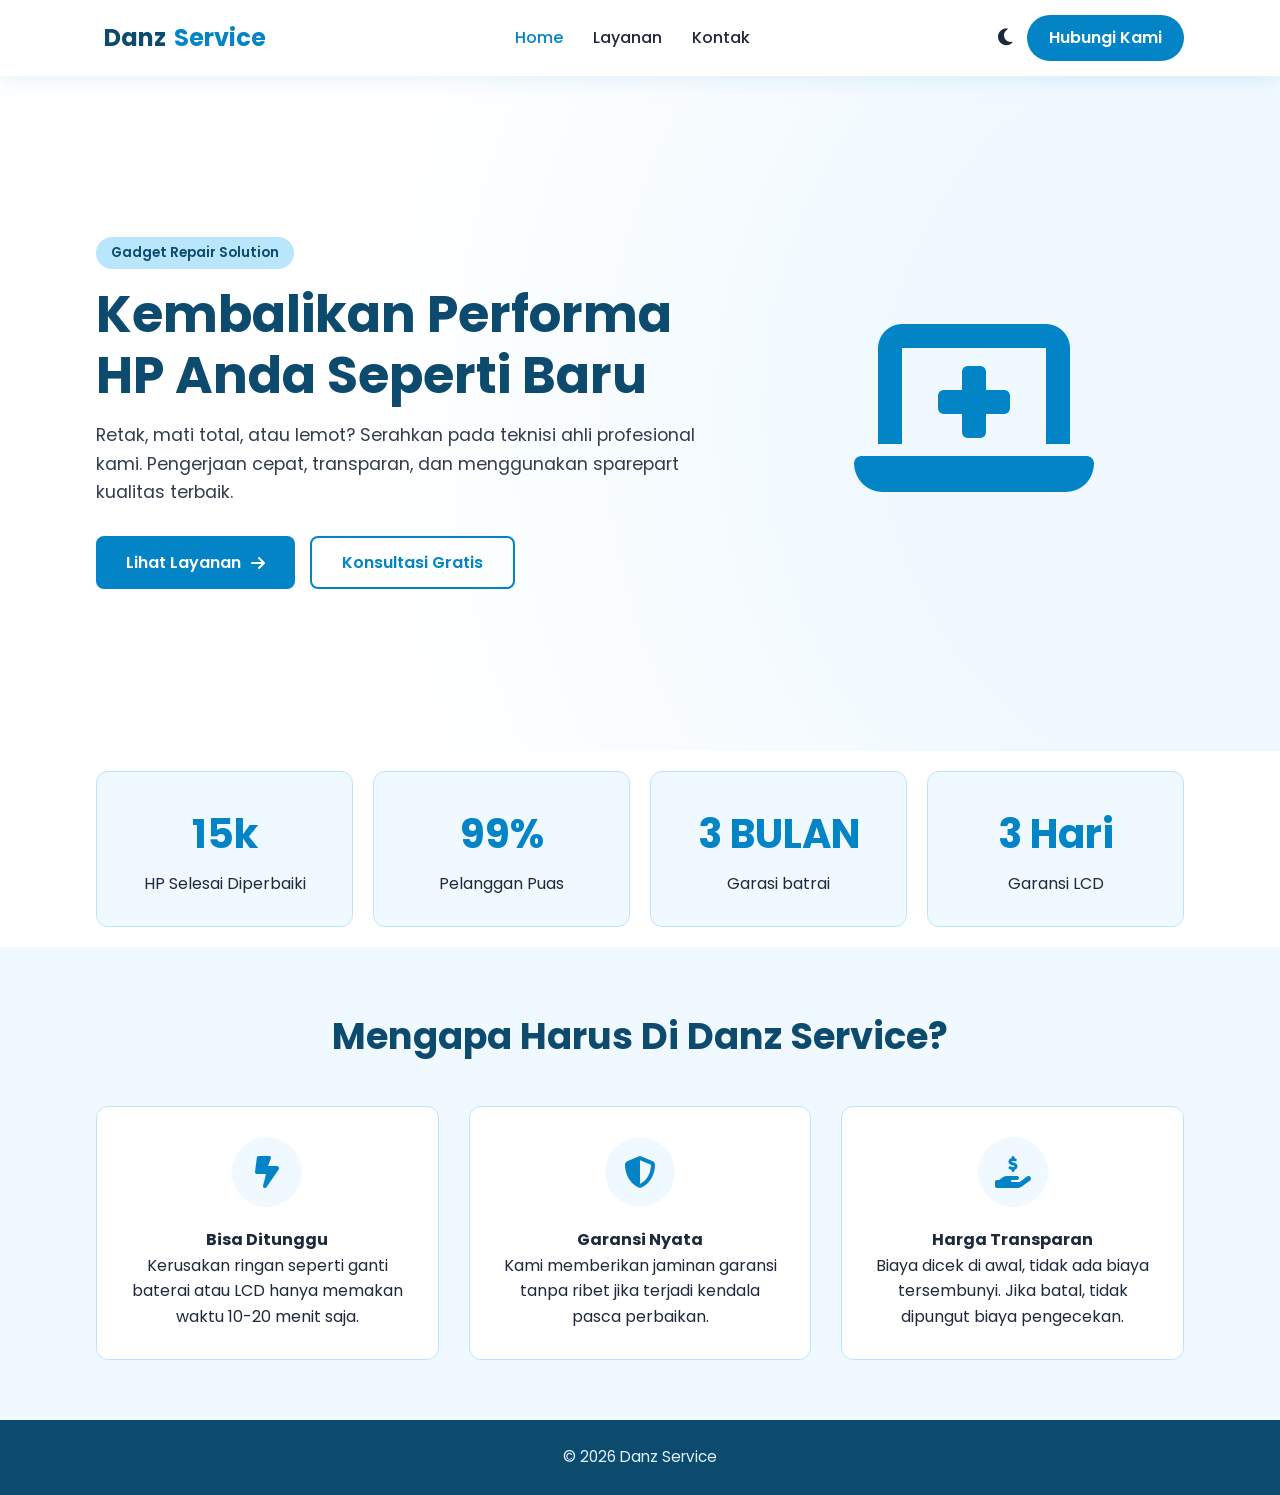
<file: index.html>
<!DOCTYPE html>
<html lang="id">
<head>
    <meta charset="UTF-8">
    <meta name="viewport" content="width=device-width, initial-scale=1.0">
    <title>Danz Service Phone</title>
    <link rel="stylesheet" href="style.css">
    <link rel="stylesheet" href="https://cdnjs.cloudflare.com/ajax/libs/font-awesome/6.4.0/css/all.min.css">
</head>
<body>

    <header>
        <div class="navbar container">
            <div class="logo">
                <h2><i class="fa-solid fa-waves-sine"></i> Danz<span>Service</span></h2>
            </div>
            <nav>
                <ul class="nav-links">
                    <li><a href="index.html" class="active">Home</a></li>
                    <li><a href="layanan.html">Layanan</a></li>
                    <li><a href="kontak.html">Kontak</a></li>
                </ul>
            </nav>
            <div class="nav-extra">
                <button id="dark-mode-toggle"><i class="fa-solid fa-moon"></i></button>
                <a href="kontak.html" class="btn-nav-kontak">Hubungi Kami</a>
            </div>
        </div>
    </header>

    <section class="hero">
        <div class="container hero-wrapper">
            <div class="hero-text">
                <span class="badge">Gadget Repair Solution</span>
                <h1>Kembalikan Performa HP Anda Seperti Baru</h1>
                <p>Retak, mati total, atau lemot? Serahkan pada teknisi ahli profesional kami. Pengerjaan cepat, transparan, dan menggunakan sparepart kualitas terbaik.</p>
                <div class="hero-buttons">
                    <a href="layanan.html" class="btn-primary">Lihat Layanan <i class="fa-solid fa-arrow-right"></i></a>
                    <a href="kontak.html" class="btn-secondary">Konsultasi Gratis</a>
                </div>
            </div>
            <div class="hero-image">
                <i class="fa-solid fa-laptop-medical"></i>
            </div>
        </div>
    </section>

    <section class="stats container">
        <div class="stats-grid">
            <div class="stat-card">
                <h3>15k</h3>
                <p>HP Selesai Diperbaiki</p>
            </div>
            <div class="stat-card">
                <h3>99%</h3>
                <p>Pelanggan Puas</p>
            </div>
            <div class="stat-card">
                <h3>3 BULAN</h3>
                <p>Garasi batrai</p>
            </div>
            <div class="stat-card">
                <h3>3 Hari</h3>
                <p>Garansi LCD</p>
            </div>
        </div>
    </section>

    <section class="features">
        <div class="container">
            <h2 class="section-title">Mengapa Harus Di Danz Service?</h2>
            <div class="features-grid">
                <div class="feature-item">
                    <div class="icon-box"><i class="fa-solid fa-bolt-lightning"></i></div>
                    <h4>Bisa Ditunggu</h4>
                    <p>Kerusakan ringan seperti ganti baterai atau LCD hanya memakan waktu 10-20 menit saja.</p>
                </div>
                <div class="feature-item">
                    <div class="icon-box"><i class="fa-solid fa-shield-halved"></i></div>
                    <h4>Garansi Nyata</h4>
                    <p>Kami memberikan jaminan garansi tanpa ribet jika terjadi kendala pasca perbaikan.</p>
                </div>
                <div class="feature-item">
                    <div class="icon-box"><i class="fa-solid fa-hand-holding-dollar"></i></div>
                    <h4>Harga Transparan</h4>
                    <p>Biaya dicek di awal, tidak ada biaya tersembunyi. Jika batal, tidak dipungut biaya pengecekan.</p>
                </div>
            </div>
        </div>
    </section>

    <footer>
        <p>&copy; 2026 Danz Service</p>
    </footer>

    <script src="script.js"></script>
</body>
</html>
</file>
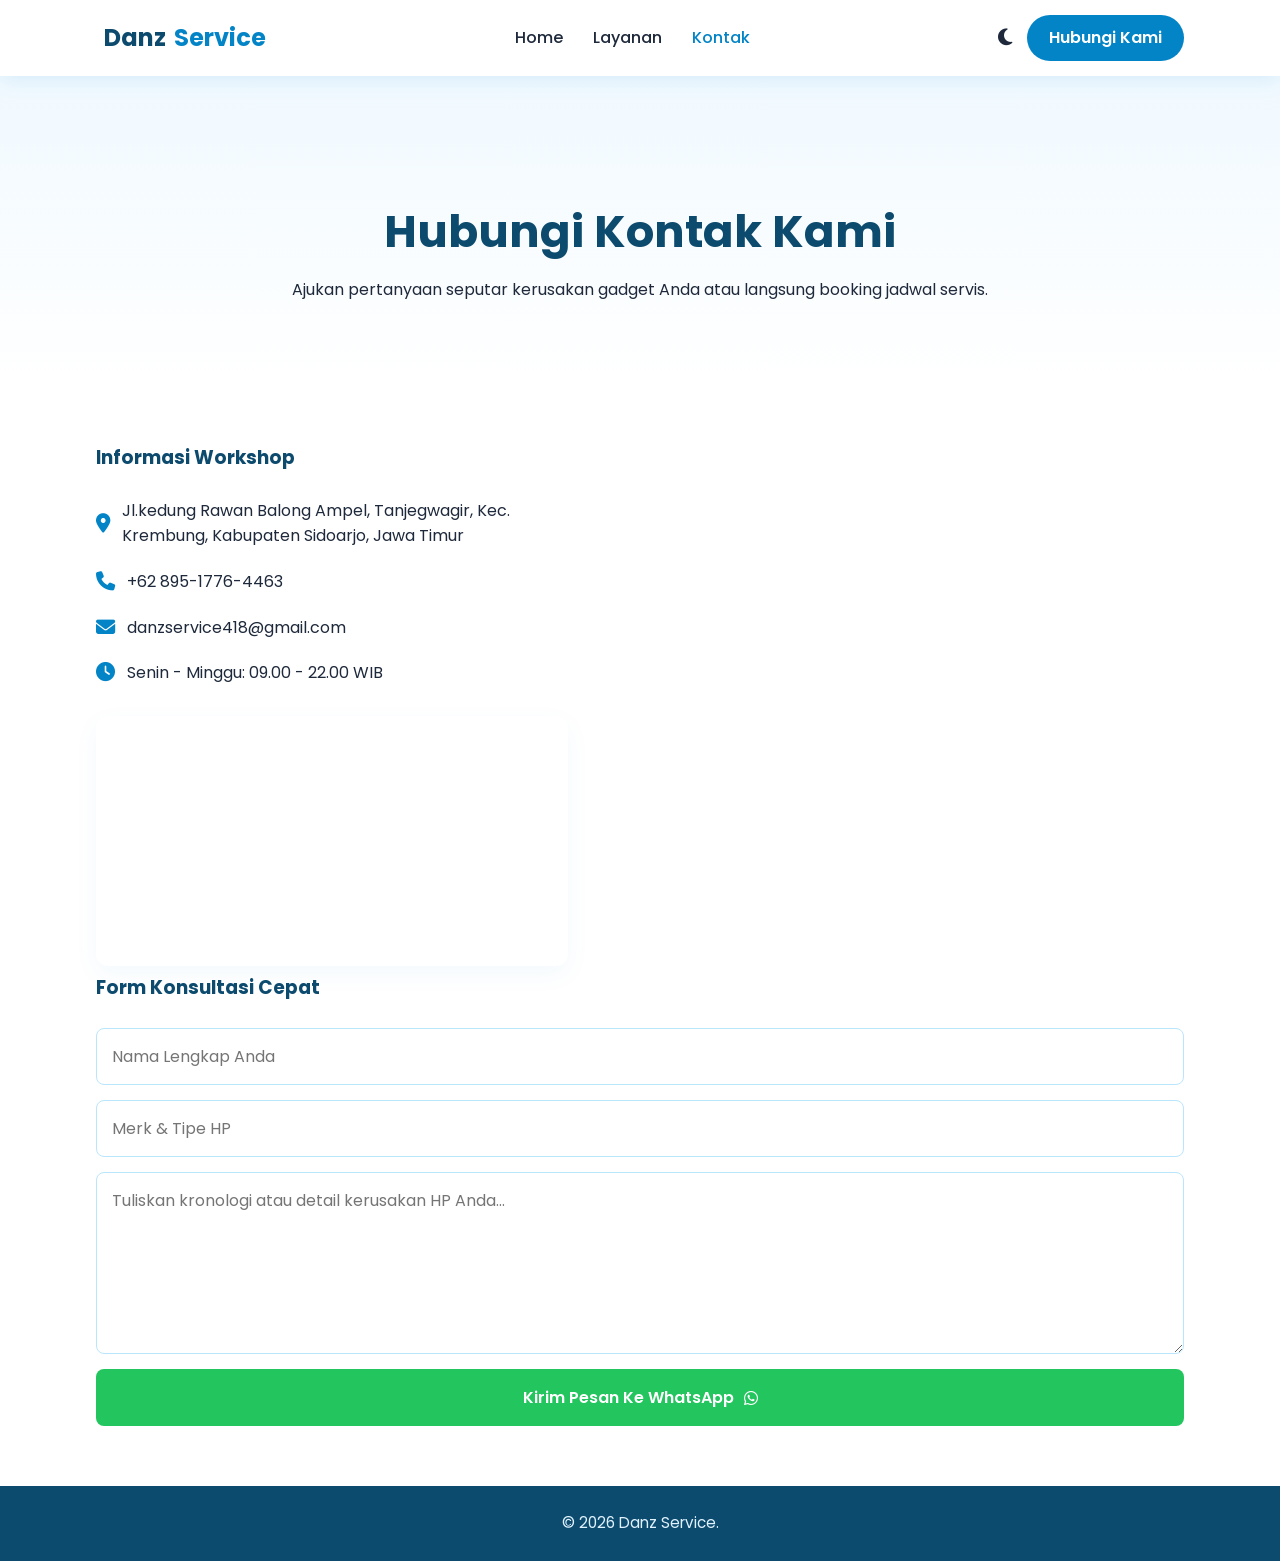
<file: kontak.html>
<!DOCTYPE html>
<html lang="id">
<head>
    <meta charset="UTF-8">
    <meta name="viewport" content="width=device-width, initial-scale=1.0">
    <title>Kontak Kami - Danz Service</title>
    <link rel="stylesheet" href="style.css">
    <link rel="stylesheet" href="https://cdnjs.cloudflare.com/ajax/libs/font-awesome/6.4.0/css/all.min.css">
</head>
<body>

    <header>
        <div class="navbar container">
            <div class="logo">
                <h2><i class="fa-solid fa-waves-sine"></i> Danz<span>Service</span></h2>
            </div>
            <nav>
                <ul class="nav-links">
                    <li><a href="index.html">Home</a></li>
                    <li><a href="layanan.html">Layanan</a></li>
                    <li><a href="kontak.html" class="active">Kontak</a></li>
                </ul>
            </nav>
            <div class="nav-extra">
                <button id="dark-mode-toggle"><i class="fa-solid fa-moon"></i></button>
                <a href="kontak.html" class="btn-nav-kontak">Hubungi Kami</a>
            </div>
        </div>
    </header>

    <section class="page-header">
        <div class="container">
            <h1>Hubungi Kontak Kami</h1>
            <p>Ajukan pertanyaan seputar kerusakan gadget Anda atau langsung booking jadwal servis.</p>
        </div>
    </section>

    <section class="contact container">
        <div class="contact-wrapper">
            <div class="contact-info">
                <h3>Informasi Workshop</h3>
                <p><i class="fa-solid fa-location-dot"></i> Jl.kedung Rawan Balong Ampel, Tanjegwagir, Kec. Krembung, Kabupaten Sidoarjo, Jawa Timur</p>
                <p><i class="fa-solid fa-phone"></i> +62 895-1776-4463</p>
                <p><i class="fa-solid fa-envelope"></i> danzservice418@gmail.com</p>
                <p><i class="fa-solid fa-clock"></i> Senin - Minggu: 09.00 - 22.00 WIB</p>
                <div class="maps-container">
<div class="maps-container">
    <iframe 
        src="https://www.google.com/maps?q=Danz%20service&output=embed"
        width="100%" 
        height="250" 
        style="border:0;" 
        allowfullscreen="" 
        loading="lazy" 
        referrerpolicy="no-referrer-when-downgrade">
    </iframe>
</div>
</div>
</div>
                </div>
            </div>
            <div class="contact-form">
                <h3>Form Konsultasi Cepat</h3>
                <form id="booking-form">
                    <input type="text" id="nama" placeholder="Nama Lengkap Anda" required>
                    <input type="text" id="tipe-hp" placeholder="Merk & Tipe HP " required>
                    <textarea id="keluhan" placeholder="Tuliskan kronologi atau detail kerusakan HP Anda..." rows="6" required></textarea>
                    <button type="submit" class="btn-submit">Kirim Pesan Ke WhatsApp <i class="fa-brands fa-whatsapp"></i></button>
                </form>
            </div>
        </div>
    </section>

    <footer>
        <p>&copy; 2026 Danz Service.</p>
    </footer>

    <script src="script.js"></script>
</body>
</html>
</file>
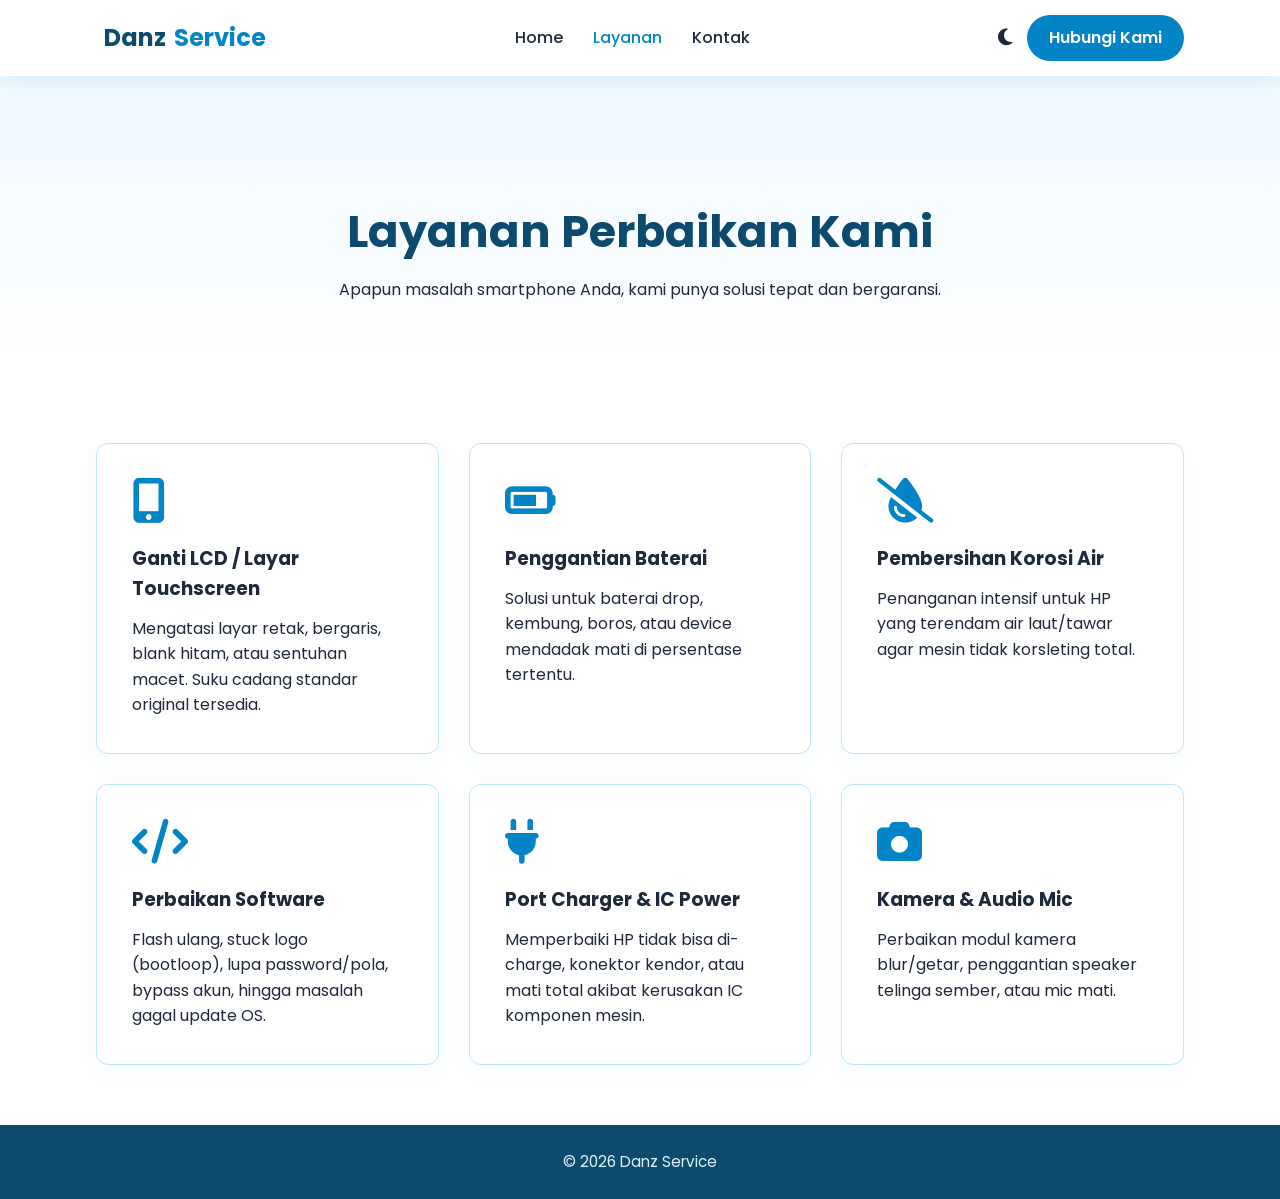
<file: layanan.html>
<!DOCTYPE html>
<html lang="id">
<head>
    <meta charset="UTF-8">
    <meta name="viewport" content="width=device-width, initial-scale=1.0">
    <title>Layanan - Danz Service</title>
    <link rel="stylesheet" href="style.css">
    <link rel="stylesheet" href="https://cdnjs.cloudflare.com/ajax/libs/font-awesome/6.4.0/css/all.min.css">
</head>
<body>

    <header>
        <div class="navbar container">
            <div class="logo">
                <h2><i class="fa-solid fa-waves-sine"></i> Danz<span>Service</span></h2>
            </div>
            <nav>
                <ul class="nav-links">
                    <li><a href="index.html">Home</a></li>
                    <li><a href="layanan.html" class="active">Layanan</a></li>
                    <li><a href="kontak.html">Kontak</a></li>
                </ul>
            </nav>
            <div class="nav-extra">
                <button id="dark-mode-toggle"><i class="fa-solid fa-moon"></i></button>
                <a href="kontak.html" class="btn-nav-kontak">Hubungi Kami</a>
            </div>
        </div>
    </header>

    <section class="page-header">
        <div class="container">
            <h1>Layanan Perbaikan Kami</h1>
            <p>Apapun masalah smartphone Anda, kami punya solusi tepat dan bergaransi.</p>
        </div>
    </section>

    <section class="services container">
        <div class="services-grid">
            <div class="service-card">
                <i class="fa-solid fa-mobile-screen-button"></i>
                <h3>Ganti LCD / Layar Touchscreen</h3>
                <p>Mengatasi layar retak, bergaris, blank hitam, atau sentuhan macet. Suku cadang standar original tersedia.</p>
            </div>
            <div class="service-card">
                <i class="fa-solid fa-battery-three-quarters"></i>
                <h3>Penggantian Baterai</h3>
                <p>Solusi untuk baterai drop, kembung, boros, atau device mendadak mati di persentase tertentu.</p>
            </div>
            <div class="service-card">
                <i class="fa-solid fa-droplet-slash"></i>
                <h3>Pembersihan Korosi Air</h3>
                <p>Penanganan intensif untuk HP yang terendam air laut/tawar agar mesin tidak korsleting total.</p>
            </div>
            <div class="service-card">
                <i class="fa-solid fa-code"></i>
                <h3>Perbaikan Software</h3>
                <p>Flash ulang, stuck logo (bootloop), lupa password/pola, bypass akun, hingga masalah gagal update OS.</p>
            </div>
            <div class="service-card">
                <i class="fa-solid fa-plug"></i>
                <h3>Port Charger & IC Power</h3>
                <p>Memperbaiki HP tidak bisa di-charge, konektor kendor, atau mati total akibat kerusakan IC komponen mesin.</p>
            </div>
            <div class="service-card">
                <i class="fa-solid fa-camera"></i>
                <h3>Kamera & Audio Mic</h3>
                <p>Perbaikan modul kamera blur/getar, penggantian speaker telinga sember, atau mic mati.</p>
            </div>
        </div>
    </section>

    <footer>
        <p>&copy; 2026 Danz Service</p>
    </footer>

    <script src="script.js"></script>
</body>
</html>
</file>
<file: style.css>
@import url('https://fonts.googleapis.com/css2?family=Poppins:wght@300;400;500;600;700&display=swap');

:root {
    --primary-color: #0284c7; /* Biru Laut Cerah */
    --secondary-color: #0c4a6e; /* Biru Samudra Gelap */
    --accent-color: #0ea5e9;
    --text-color: #1e293b;
    --bg-color: #ffffff;
    --bg-light: #f0f9ff; /* Biru laut sangat muda */
    --card-bg: #ffffff;
    --border-color: #bae6fd;
}

[data-theme="dark"] {
    --text-color: #f8fafc;
    --bg-color: #032539; /* Navy/Ocean gelap */
    --bg-light: #073b4c;
    --card-bg: #073b4c;
    --border-color: #1e3a8a;
}

* {
    margin: 0;
    padding: 0;
    box-sizing: border-box;
    font-family: 'Poppins', sans-serif;
}

body {
    background-color: var(--bg-color);
    color: var(--text-color);
    transition: background 0.3s, color 0.3s;
    line-height: 1.6;
}

.container {
    width: 85%;
    max-width: 1200px;
    margin: 0 auto;
    padding: 60px 0;
}

/* Header & Navbar */
header {
    background-color: var(--bg-color);
    box-shadow: 0 4px 20px rgba(2, 132, 199, 0.1);
    position: sticky;
    top: 0;
    z-index: 1000;
    transition: background 0.3s;
}

.navbar {
    display: flex;
    justify-content: space-between;
    align-items: center;
    padding: 15px 0;
}

.logo h2 { 
    font-weight: 700; 
    color: var(--secondary-color); 
    display: flex; 
    align-items: center; 
    gap: 8px;
}

[data-theme="dark"] .logo h2 { 
    color: #ffffff; 
}

.logo span { 
    color: var(--primary-color); 
}

.nav-links { 
    display: flex; 
    list-style: none; 
    gap: 30px; 
}

.nav-links a { 
    text-decoration: none; 
    color: var(--text-color); 
    font-weight: 500; 
    transition: color 0.3s; 
}

.nav-links a:hover, .nav-links a.active { 
    color: var(--primary-color); 
}

.nav-extra { 
    display: flex; 
    align-items: center; 
    gap: 15px; 
}

#dark-mode-toggle { 
    background: none; 
    border: none; 
    color: var(--text-color); 
    font-size: 1.2rem; 
    cursor: pointer; 
}

.btn-nav-kontak {
    background-color: var(--primary-color);
    color: white; 
    padding: 10px 22px; 
    border-radius: 25px;
    text-decoration: none; 
    font-weight: 600; 
    transition: background 0.3s, transform 0.2s;
}

.btn-nav-kontak:hover { 
    background-color: var(--secondary-color); 
    transform: translateY(-2px);
}

/* Hero Section */
.hero {
    background: radial-gradient(circle at right, var(--bg-light) 30%, var(--bg-color) 70%);
    min-height: 75vh;
    display: flex;
    align-items: center;
}

.hero-wrapper {
    display: grid;
    grid-template-columns: 1.2fr 0.8fr;
    gap: 40px;
    align-items: center;
    padding: 40px 0;
}

.badge {
    background-color: var(--border-color);
    color: var(--secondary-color);
    padding: 5px 15px; 
    border-radius: 20px; 
    font-size: 0.85rem; 
    font-weight: 600;
    display: inline-block;
}

.hero-text h1 { 
    font-size: 3.2rem; 
    line-height: 1.2; 
    margin: 15px 0; 
    color: var(--secondary-color); 
    font-weight: 700; 
}

[data-theme="dark"] .hero-text h1 { 
    color: #ffffff; 
}

.hero-text p { 
    font-size: 1.1rem; 
    margin-bottom: 30px; 
    opacity: 0.9; 
}

.hero-buttons { 
    display: flex; 
    gap: 15px; 
}

.btn-primary {
    background-color: var(--primary-color); 
    color: white; 
    padding: 14px 30px;
    border-radius: 8px; 
    text-decoration: none; 
    font-weight: 600; 
    display: inline-flex; 
    align-items: center; 
    gap: 10px; 
    transition: background 0.3s, transform 0.2s;
}

.btn-primary:hover { 
    background-color: var(--secondary-color); 
    transform: translateY(-2px); 
}

.btn-secondary {
    border: 2px solid var(--primary-color); 
    color: var(--primary-color); 
    padding: 12px 30px;
    border-radius: 8px; 
    text-decoration: none; 
    font-weight: 600; 
    transition: background 0.3s, color 0.3s;
}

.btn-secondary:hover { 
    background-color: var(--primary-color); 
    color: white; 
}

.hero-image { 
    font-size: 12rem; 
    color: var(--primary-color); 
    text-align: center; 
    animation: float 3s ease-in-out infinite; 
}

@keyframes float {
    0%, 100% { transform: translateY(0); }
    50% { transform: translateY(-15px); }
}

/* Stats */
.stats { 
    padding: 20px 0; 
}

.stats-grid {
    display: grid;
    grid-template-columns: repeat(auto-fit, minmax(200px, 1fr));
    gap: 20px; 
    text-align: center;
}

.stat-card { 
    background: var(--bg-light); 
    padding: 30px; 
    border-radius: 12px; 
    border: 1px solid var(--border-color); 
}

.stat-card h3 { 
    font-size: 2.5rem; 
    color: var(--primary-color); 
    margin-bottom: 5px;
}

/* Services & Features */
.section-title { 
    text-align: center; 
    font-size: 2.3rem; 
    margin-bottom: 40px; 
    color: var(--secondary-color); 
}

[data-theme="dark"] .section-title { 
    color: white; 
}

.services-grid { 
    display: grid; 
    grid-template-columns: repeat(auto-fit, minmax(300px, 1fr)); 
    gap: 30px; 
}

.service-card {
    background-color: var(--card-bg); 
    padding: 35px; 
    border-radius: 12px;
    border: 1px solid var(--border-color); 
    transition: transform 0.3s, box-shadow 0.3s; 
    box-shadow: 0 10px 30px rgba(2,132,199,0.03);
}

.service-card:hover { 
    transform: translateY(-8px); 
    box-shadow: 0 15px 30px rgba(2,132,199,0.1); 
}

.service-card i { 
    font-size: 2.8rem; 
    color: var(--primary-color); 
    margin-bottom: 20px; 
}

.service-card h3 {
    margin-bottom: 12px;
}

.page-header { 
    background: linear-gradient(var(--bg-light), var(--bg-color)); 
    text-align: center; 
    padding: 60px 0 20px; 
}

.page-header h1 { 
    font-size: 2.8rem; 
    color: var(--secondary-color); 
    margin-bottom: 10px;
}

[data-theme="dark"] .page-header h1 {
    color: #ffffff;
}

.features { 
    background-color: var(--bg-light); 
}

.features-grid { 
    display: flex; 
    justify-content: space-around; 
    flex-wrap: wrap; 
    gap: 30px; 
}

.feature-item { 
    flex: 1; 
    min-width: 280px; 
    text-align: center; 
    background: var(--card-bg); 
    padding: 30px; 
    border-radius: 12px; 
    border: 1px solid var(--border-color);
}

.icon-box { 
    width: 70px; 
    height: 70px; 
    background: var(--bg-light); 
    color: var(--primary-color); 
    font-size: 2rem; 
    display: flex; 
    align-items: center; 
    justify-content: center; 
    margin: 0 auto 20px; 
    border-radius: 50%; 
}

/* Testimonials */
.testimonials {
    padding: 60px 0;
}

.testimonial-grid { 
    display: grid; 
    grid-template-columns: 1fr 1fr; 
    gap: 30px; 
}

.testi-card { 
    background: var(--bg-light); 
    padding: 30px; 
    border-radius: 12px; 
    border-left: 5px solid var(--primary-color); 
}

.testi-card p {
    font-style: italic;
}

.testi-card h5 { 
    margin-top: 15px; 
    color: var(--secondary-color); 
}

[data-theme="dark"] .testi-card h5 {
    color: #ffffff;
}

/* Contact Section */
.contact-wrapper { 
    display: grid; 
    grid-template-columns: 1fr 1.2fr; 
    gap: 50px; 
}

.contact-info h3, .contact-form h3 { 
    margin-bottom: 25px; 
    color: var(--secondary-color); 
}

[data-theme="dark"] .contact-info h3, [data-theme="dark"] .contact-form h3 { 
    color: white; 
}

.contact-info p { 
    margin-bottom: 20px; 
    display: flex; 
    align-items: center; 
    gap: 12px; 
}

.contact-info i { 
    color: var(--primary-color); 
    font-size: 1.2rem; 
}

.maps-dummy { 
    background: var(--bg-light); 
    height: 200px; 
    border-radius: 10px; 
    display: flex; 
    align-items: center; 
    justify-content: center; 
    border: 2px dashed var(--border-color); 
    margin-top: 30px; 
    color: var(--primary-color); 
    font-weight: 500; 
}

.contact-form form { 
    display: flex; 
    flex-direction: column; 
    gap: 15px; 
}

.contact-form input, .contact-form textarea {
    padding: 15px; 
    border: 1px solid var(--border-color); 
    border-radius: 8px;
    background-color: var(--card-bg); 
    color: var(--text-color); 
    font-size: 1rem; 
    outline: none;
    transition: border-color 0.3s;
}

.contact-form input:focus, .contact-form textarea:focus { 
    border-color: var(--primary-color); 
}

.btn-submit {
    background-color: #22c55e; 
    color: white; 
    padding: 16px; 
    border: none; 
    border-radius: 8px;
    font-weight: 600; 
    cursor: pointer; 
    font-size: 1rem; 
    display: flex; 
    align-items: center; 
    justify-content: center; 
    gap: 10px; 
    transition: background 0.3s, transform 0.2s;
}

.btn-submit:hover { 
    background-color: #16a34a; 
    transform: translateY(-2px); 
}

/* Footer */
footer { 
    background-color: var(--secondary-color); 
    color: #e0f2fe; 
    text-align: center; 
    padding: 25px; 
    font-size: 0.95rem; 
}

/* Responsive / Media Queries */
@media (max-width: 968px) {
    .hero-wrapper { 
        grid-template-columns: 1fr; 
        text-align: center; 
    }
    .hero-buttons { 
        justify-content: center; 
    }
    .hero-image { 
        display: none; 
    }
    .contact-wrapper, .testimonial-grid { 
        grid-template-columns: 1fr; 
    }
    .hero-text h1 {
        font-size: 2.5rem;
    }
}

@media (max-width: 768px) {
    .navbar { 
        flex-direction: column; 
        gap: 15px; 
    }
    .container {
        width: 90%;
        padding: 40px 0;
    }
}
.maps-container {
    margin-top: 30px;
    width: 100%;
}

.maps-container iframe {
    width: 100%;
    border-radius: 12px;
    border: 1px solid var(--border-color);
    box-shadow: 0 8px 24px rgba(2, 132, 199, 0.05);
}
</file>
